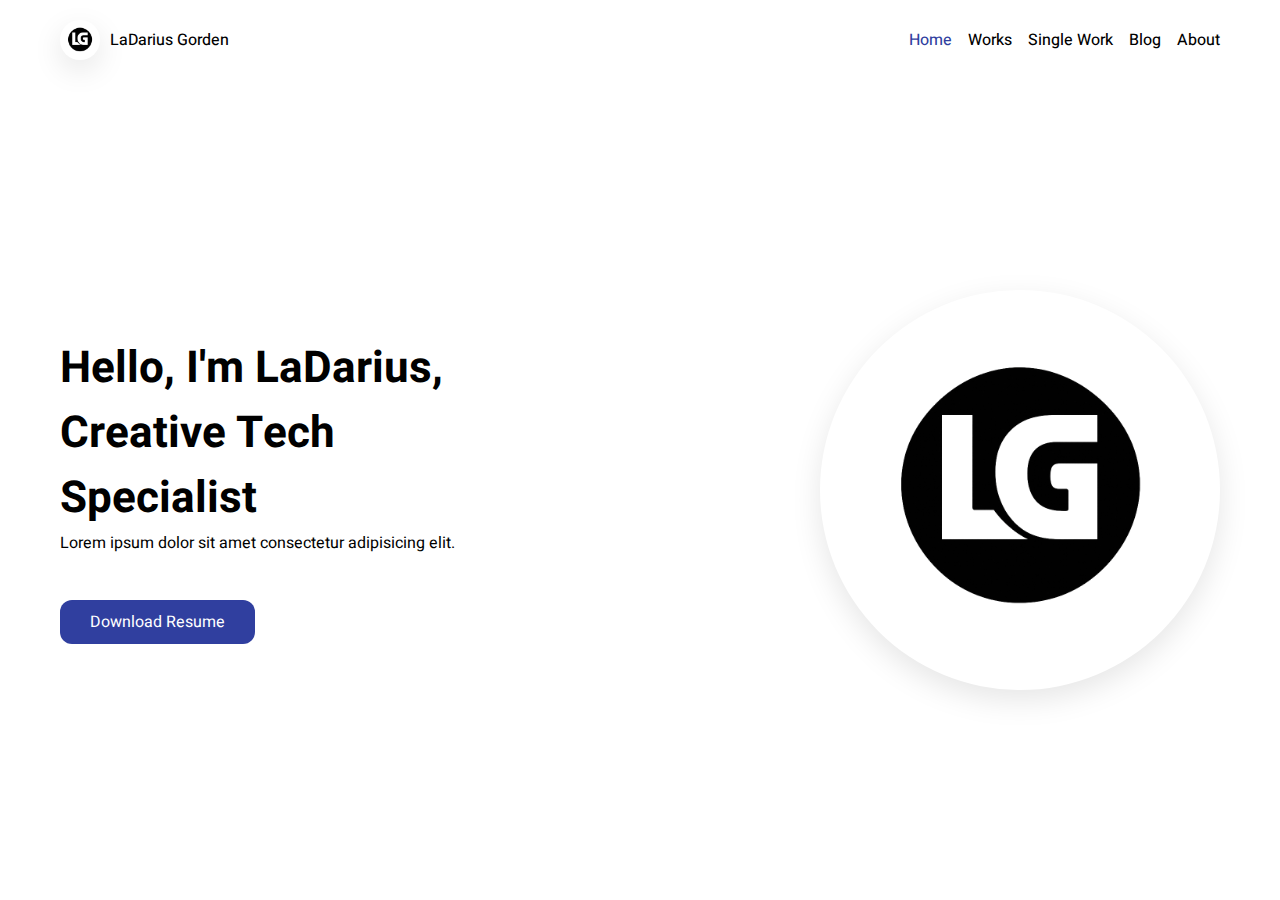
<file: index.html>
<!DOCTYPE html>
<html lang="en">
<head>
    <meta charset="UTF-8">
    <meta name="viewport" content="width=device-width, initial-scale=1.0">
    <link href='https://unpkg.com/boxicons@2.1.4/css/boxicons.min.css' rel='stylesheet'>
    <link rel="stylesheet" href="styles.css">
    <title>Multi Page Portfolio</title>
</head>

<body>

    <nav>
        <div class="logo">
            <img src="Assets/LGlogo.png.png">
            <a href="#">LaDarius Gorden</a>
        </div>
        <div class="nav-links">
            <a class="selected" href="index.html">Home</a>
            <a href="works.html">Works</a>
            <a href="single-work.html">Single Work</a>
            <a href="blog.html">Blog</a>
            <a href="about.html">About</a>
        </div>
    </nav>

    <div class="main">
        <div class="info">
            <h1>Hello, I'm LaDarius, <br>Creative Tech Specialist</h1>
            <p>Lorem ipsum dolor sit amet consectetur adipisicing elit.</p>
            <button>Download Resume</button>
        </div>
        <img src="Assets/LGlogo.png.png">
    </div>
    
</body>

</html>
</file>
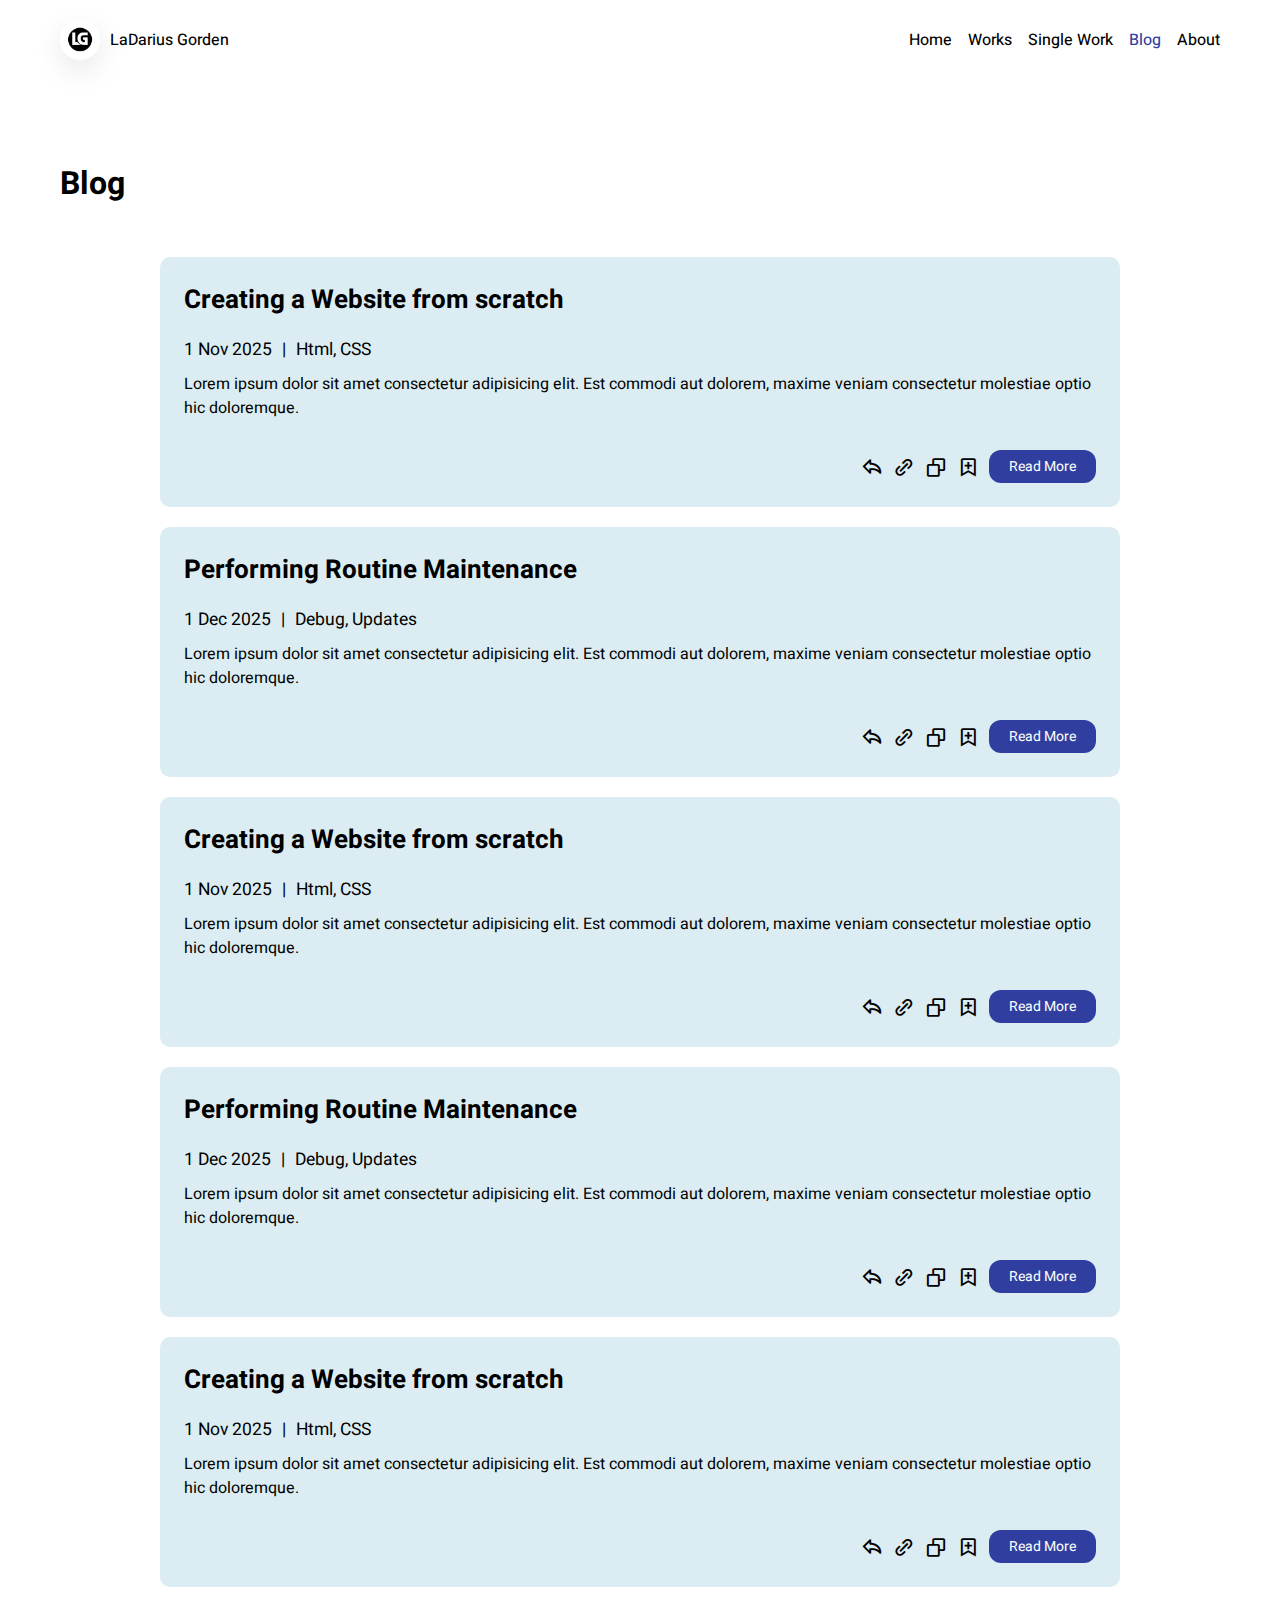
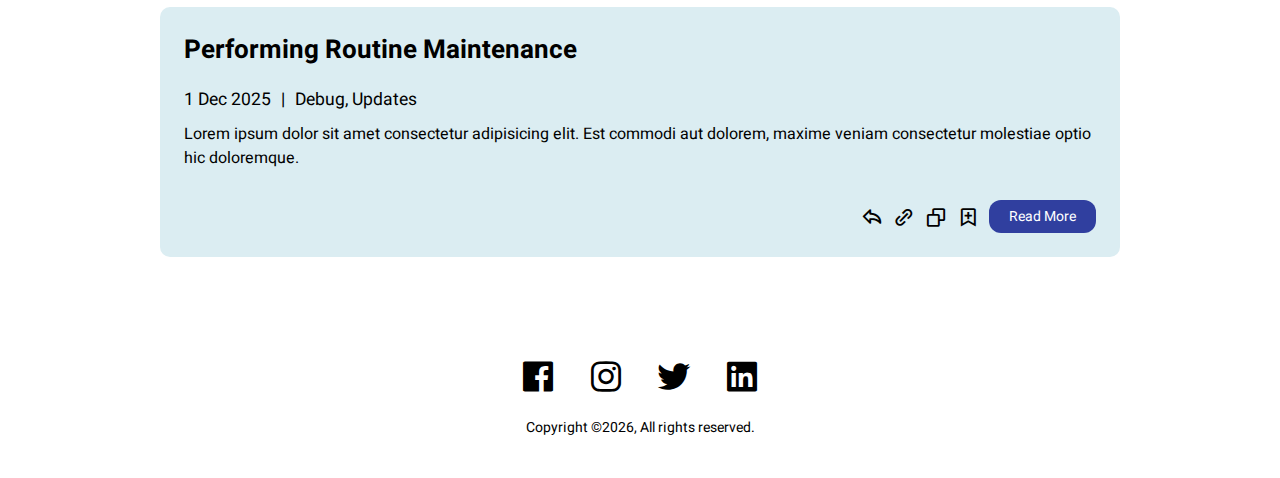
<file: blog.html>
<!DOCTYPE html>
<html lang="en">
<head>
    <meta charset="UTF-8">
    <meta name="viewport" content="width=device-width, initial-scale=1.0">
    <link href='https://unpkg.com/boxicons@2.1.4/css/boxicons.min.css' rel='stylesheet'>
    <link rel="stylesheet" href="styles.css">
    <title>Blog Page</title>
</head>


<body>

    <nav>
        <div class="logo">
            <img src="Assets/LGlogo.png.png">
            <a href="#">LaDarius Gorden</a>
        </div>
        <div class="nav-links">
            <a href="index.html">Home</a>
            <a href="works.html">Works</a>
            <a href="single-work.html">Single Work</a>
            <a class="selected" href="blog.html">Blog</a>
            <a href="about.html">About</a>
        </div>
    </nav>


    <h1 class="page-title">Blog</h1>

    <div class="content">
        <div class="post-list">
            <div class="post-item">
                <h3>Creating a Website from scratch</h3>
                <div class="info">
                    <h5>1 Nov 2025</h5>
                    <h5>|</h5>
                    <h5>Html, CSS</h5>
                </div>
                <p>Lorem ipsum dolor sit amet consectetur adipisicing elit. 
                    Est commodi aut dolorem, maxime veniam consectetur molestiae 
                    optio hic doloremque.</p> 
                <div class="buttons">
                    <i class='bx bx-share' ></i>
                    <i class='bx bx-link-alt' ></i>
                    <i class='bx bx-copy' ></i>
                    <i class='bx bx-bookmark-plus' ></i>
                    <button>Read More</button>
                </div>
                
            </div>

            <div class="post-item">
                <h3>Performing Routine Maintenance</h3>
                <div class="info">
                    <h5>1 Dec 2025</h5>
                    <h5>|</h5>
                    <h5>Debug, Updates</h5>
                </div>
                <p>Lorem ipsum dolor sit amet consectetur adipisicing elit. 
                    Est commodi aut dolorem, maxime veniam consectetur molestiae 
                    optio hic doloremque.</p>
                <div class="buttons">
                    <i class='bx bx-share' ></i>
                    <i class='bx bx-link-alt' ></i>
                    <i class='bx bx-copy' ></i>
                    <i class='bx bx-bookmark-plus' ></i>
                    <button>Read More</button>
                </div>

            </div>

            <div class="post-item">
                <h3>Creating a Website from scratch</h3>
                <div class="info">
                    <h5>1 Nov 2025</h5>
                    <h5>|</h5>
                    <h5>Html, CSS</h5>
                </div>
                <p>Lorem ipsum dolor sit amet consectetur adipisicing elit. 
                    Est commodi aut dolorem, maxime veniam consectetur molestiae 
                    optio hic doloremque.</p>
                <div class="buttons">
                    <i class='bx bx-share' ></i>
                    <i class='bx bx-link-alt' ></i>
                    <i class='bx bx-copy' ></i>
                    <i class='bx bx-bookmark-plus' ></i>
                    <button>Read More</button>
                </div>

            </div>

            <div class="post-item">
                <h3>Performing Routine Maintenance</h3>
                <div class="info">
                    <h5>1 Dec 2025</h5>
                    <h5>|</h5>
                    <h5>Debug, Updates</h5>
                </div>
                <p>Lorem ipsum dolor sit amet consectetur adipisicing elit. 
                    Est commodi aut dolorem, maxime veniam consectetur molestiae 
                    optio hic doloremque.</p>
                <div class="buttons">
                    <i class='bx bx-share' ></i>
                    <i class='bx bx-link-alt' ></i>
                    <i class='bx bx-copy' ></i>
                    <i class='bx bx-bookmark-plus' ></i>
                    <button>Read More</button>
                </div>

            </div>

            <div class="post-item">
                <h3>Creating a Website from scratch</h3>
                <div class="info">
                    <h5>1 Nov 2025</h5>
                    <h5>|</h5>
                    <h5>Html, CSS</h5>
                </div>
                <p>Lorem ipsum dolor sit amet consectetur adipisicing elit. 
                    Est commodi aut dolorem, maxime veniam consectetur molestiae 
                    optio hic doloremque.</p>
                <div class="buttons">
                    <i class='bx bx-share' ></i>
                    <i class='bx bx-link-alt' ></i>
                    <i class='bx bx-copy' ></i>
                    <i class='bx bx-bookmark-plus' ></i>
                    <button>Read More</button>
                </div>

            </div>

            <div class="post-item">
                <h3>Performing Routine Maintenance</h3>
                <div class="info">
                    <h5>1 Dec 2025</h5>
                    <h5>|</h5>
                    <h5>Debug, Updates</h5>
                </div>
                <p>Lorem ipsum dolor sit amet consectetur adipisicing elit. 
                    Est commodi aut dolorem, maxime veniam consectetur molestiae 
                    optio hic doloremque.</p>
                <div class="buttons">
                    <i class='bx bx-share' ></i>
                    <i class='bx bx-link-alt' ></i>
                    <i class='bx bx-copy' ></i>
                    <i class='bx bx-bookmark-plus' ></i>
                    <button>Read More</button>
                </div>

            </div>
        </div>
    </div>
     



    <footer>
        <div class="socials">
            <i class='bx bxl-facebook-square' ></i>
            <i class='bx bxl-instagram' ></i>
            <i class='bx bxl-twitter' ></i>
            <i class='bx bxl-linkedin-square' ></i>
        </div>
        <p>Copyright ©2026, All rights reserved.</p>
    </footer>

    
</body>
</html>
</file>
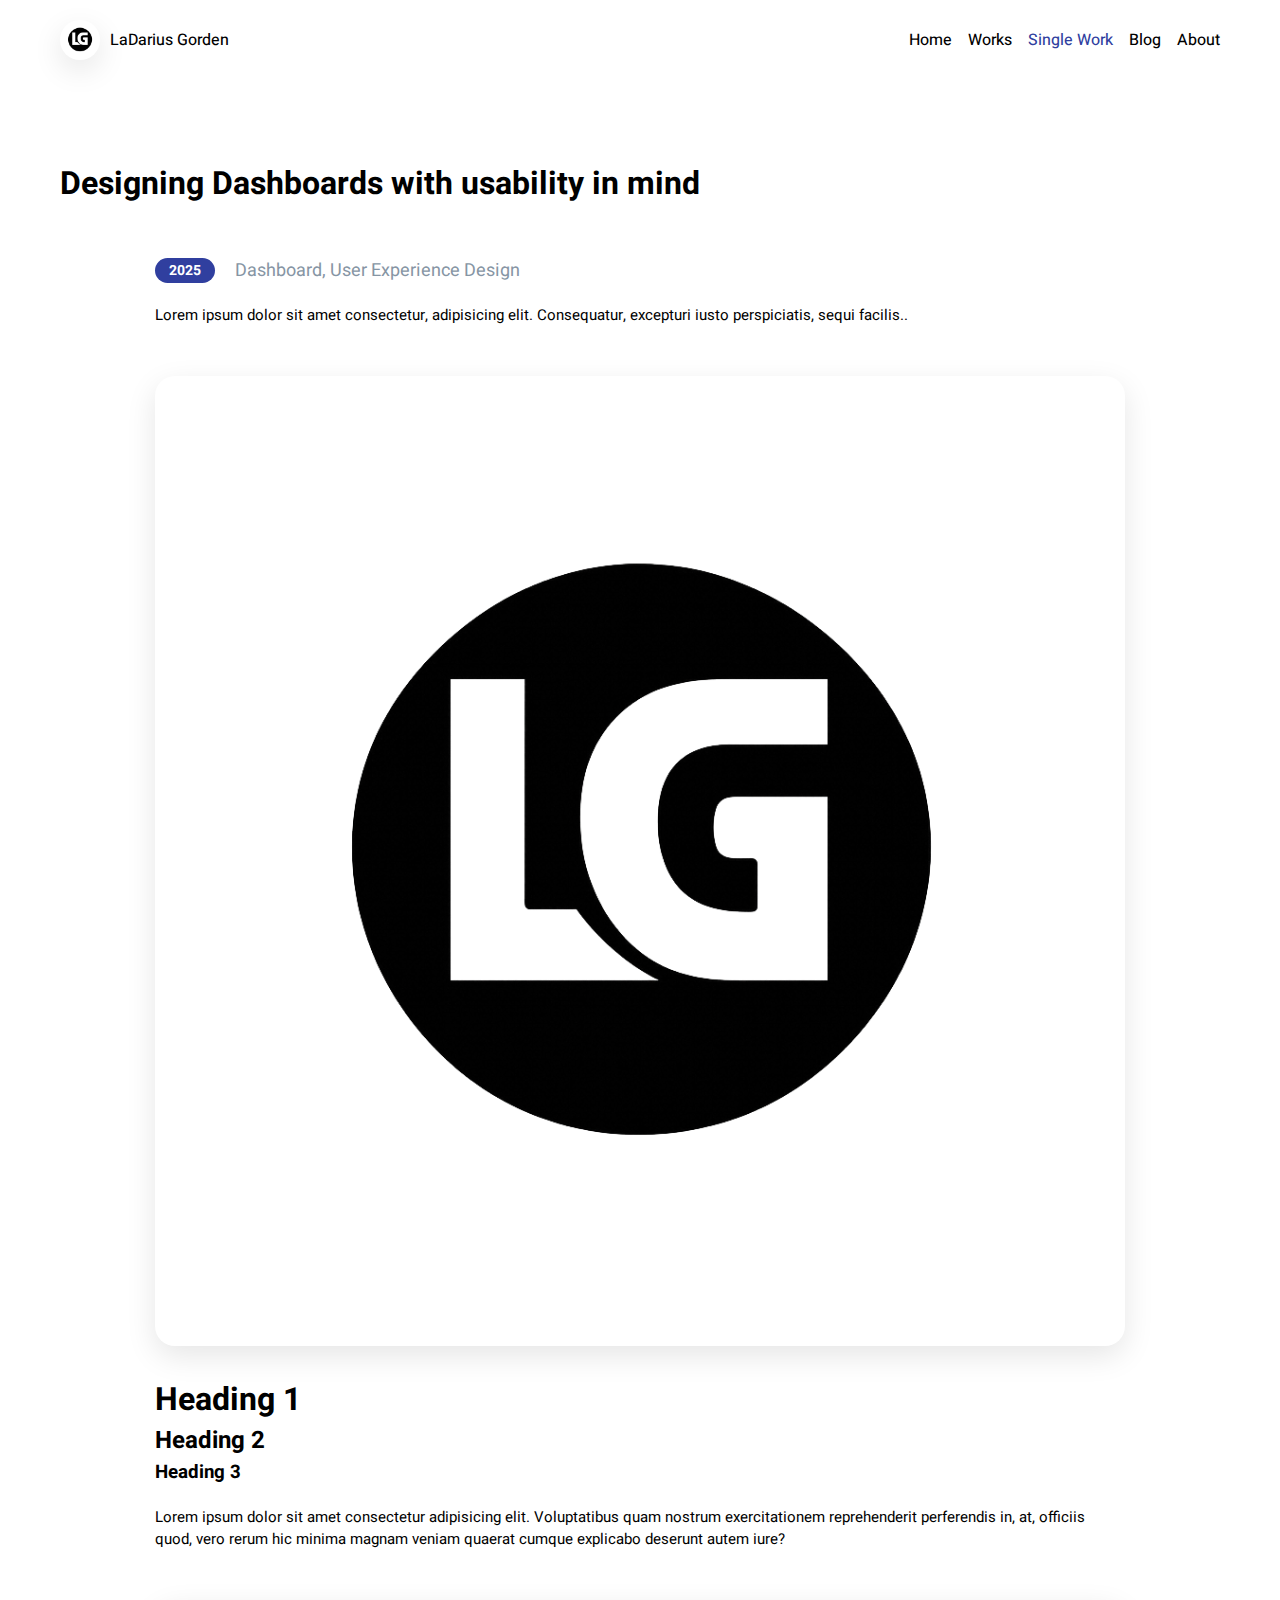
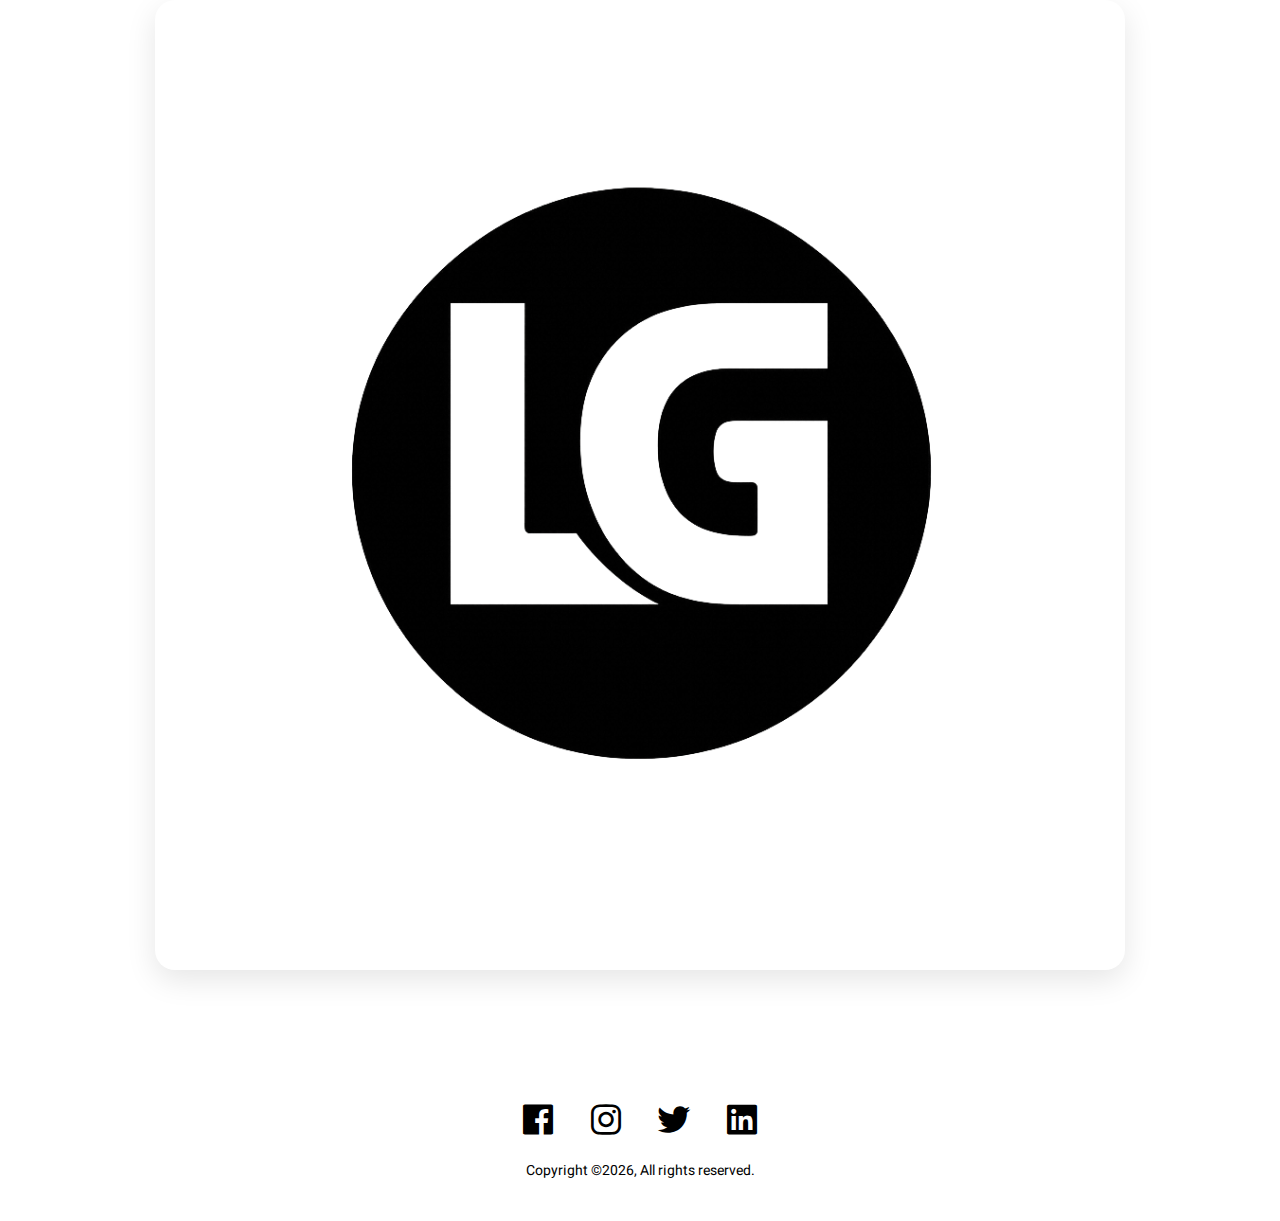
<file: single-work.html>
<!DOCTYPE html>
<html lang="en">
<head>
    <meta charset="UTF-8">
    <meta name="viewport" content="width=device-width, initial-scale=1.0">
    <link href='https://unpkg.com/boxicons@2.1.4/css/boxicons.min.css' rel='stylesheet'>
    <link rel="stylesheet" href="styles.css">
    <title>Single Work Page</title>
</head>


<body>

    <nav>
        <div class="logo">
            <img src="Assets/LGlogo.png.png">
            <a href="#">LaDarius Gorden</a>
        </div>
        <div class="nav-links">
            <a href="index.html">Home</a>
            <a href="works.html">Works</a>
            <a class="selected" href="single-work.html">Single Work</a>
            <a href="blog.html">Blog</a>
            <a href="about.html">About</a>
        </div>
    </nav>

    <h1 class="page-title">Designing Dashboards with usability in mind</h1>


    <div class="content">
        <div class="work-info">
            <div class="year-badge">2025</div>
            <div class="category">
                <p>Dashboard, User Experience Design</p>
            </div>
        </div>

        <p>Lorem ipsum dolor sit amet consectetur, adipisicing elit. 
            Consequatur, excepturi iusto perspiciatis, sequi facilis..</p>

        <img src="Assets/LGlogo.png.png">

        <h1>Heading 1</h1>
        <h2>Heading 2</h2>
        <h3>Heading 3</h3>

        <p>Lorem ipsum dolor sit amet consectetur adipisicing elit. 
            Voluptatibus quam nostrum exercitationem reprehenderit 
            perferendis in, at, officiis quod, vero rerum hic minima 
            magnam veniam quaerat cumque explicabo deserunt autem iure?</p>


        <img src="Assets/LGlogo.png.png">


    </div>

    

    <footer>
        <div class="socials">
            <i class='bx bxl-facebook-square' ></i>
            <i class='bx bxl-instagram' ></i>
            <i class='bx bxl-twitter' ></i>
            <i class='bx bxl-linkedin-square' ></i>
        </div>
        <p>Copyright ©2026, All rights reserved.</p>
    </footer>

    
</body>
</html>
</file>
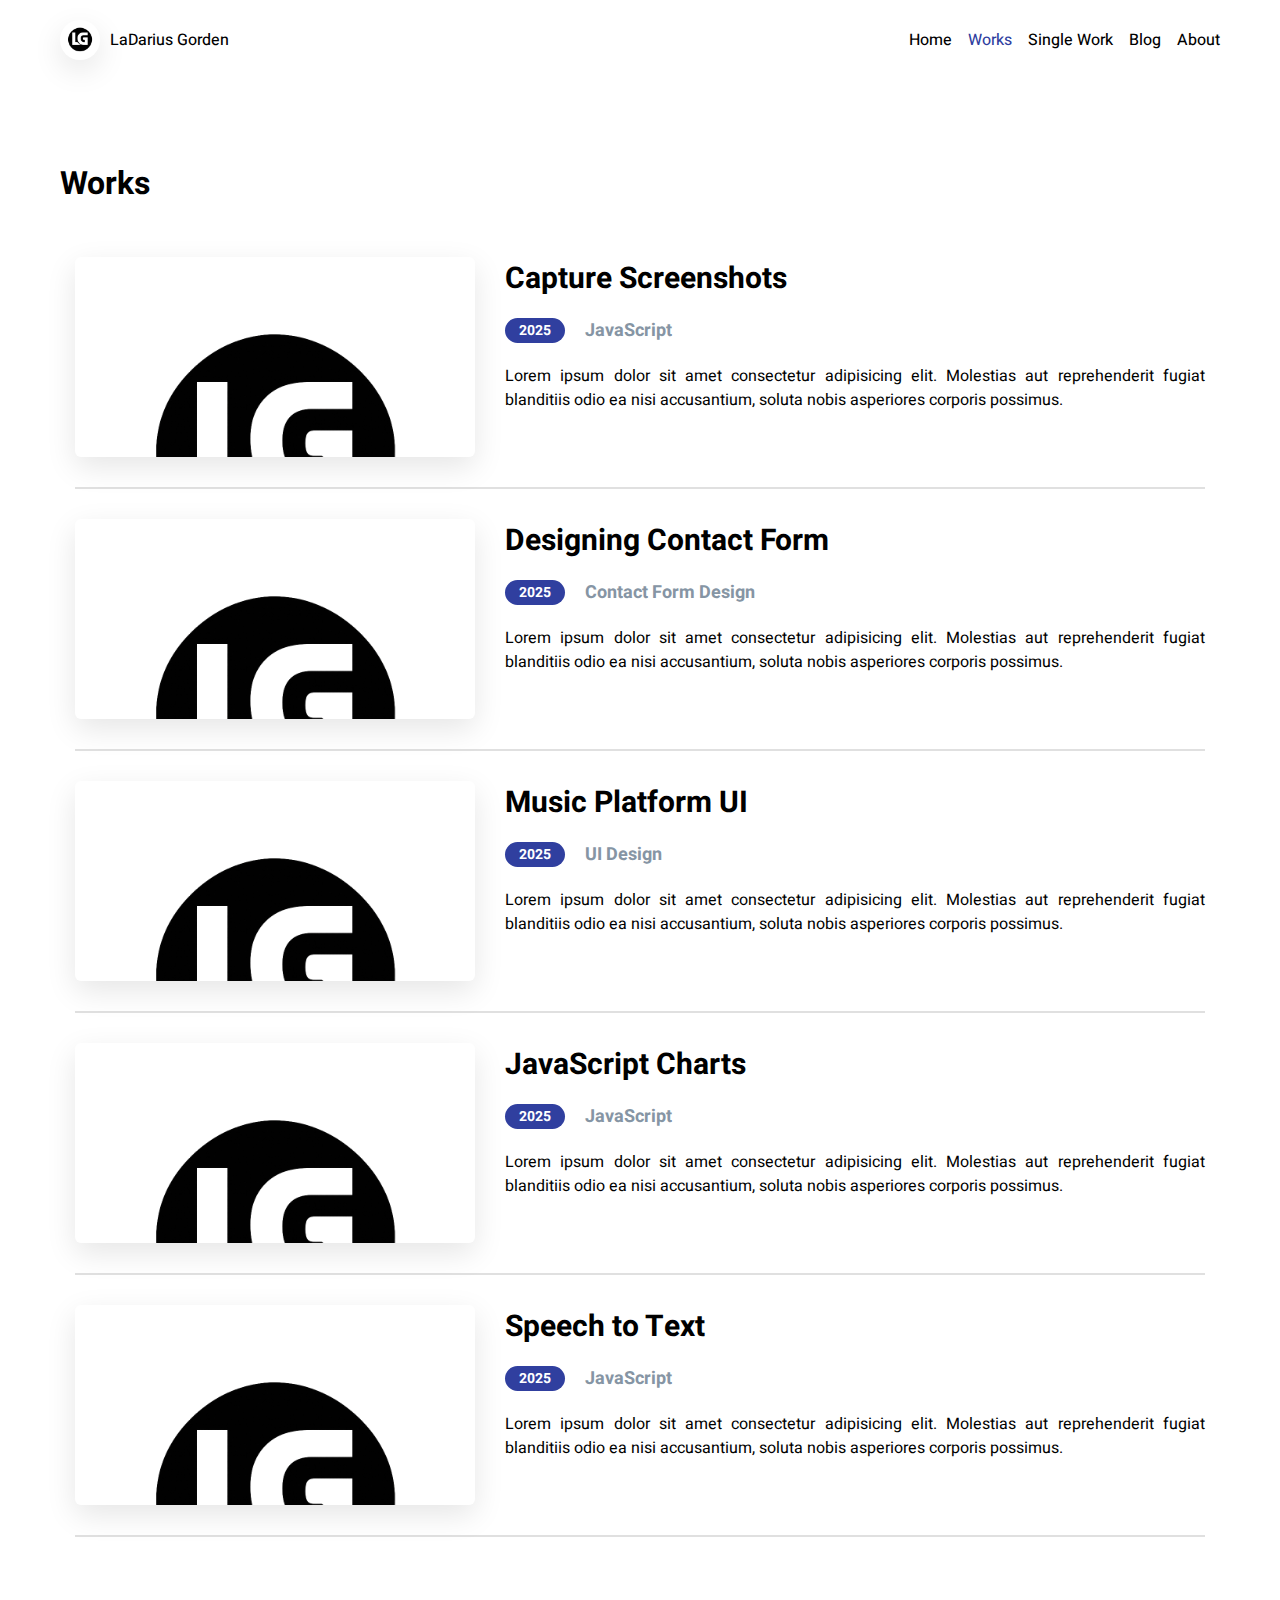
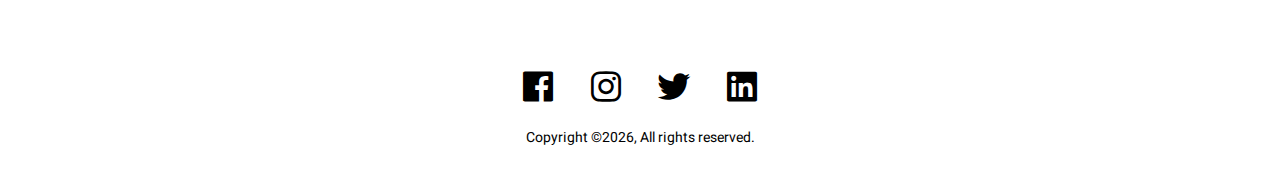
<file: works.html>
<!DOCTYPE html>
<html lang="en">
<head>
    <meta charset="UTF-8">
    <meta name="viewport" content="width=device-width, initial-scale=1.0">
    <link href='https://unpkg.com/boxicons@2.1.4/css/boxicons.min.css' rel='stylesheet'>
    <link rel="stylesheet" href="styles.css">
    <title>Works Page</title>
</head>


<body>
 
    <nav>
        <div class="logo">
            <img src="Assets/LGlogo.png.png">
            <a href="#">LaDarius Gorden</a>
        </div>
        <div class="nav-links">
            <a href="index.html">Home</a>
            <a class="selected" href="works.html">Works</a>
            <a href="single-work.html">Single Work</a>
            <a href="blog.html">Blog</a>
            <a href="about.html">About</a>
        </div>
    </nav>

    <h1 class="page-title">Works</h1>

    <div class="content">
        <div class="works-list">
            <div class="item">
            <img src="Assets/LGlogo.png.png">
            <div class="details">
                <h3>Capture Screenshots</h3>
                <div class="item-info">
                    <div class="year-badge">2025</div>
                    <h4>JavaScript</h4>
                </div>
                <p>Lorem ipsum dolor sit amet consectetur adipisicing elit. 
                    Molestias aut reprehenderit fugiat blanditiis odio ea nisi 
                    accusantium, soluta nobis asperiores corporis possimus.</p>
            </div>
        </div>
        <div class="item">
            <img src="Assets/LGlogo.png.png">
            <div class="details">
                <h3>Designing Contact Form</h3>
                <div class="item-info">
                    <div class="year-badge">2025</div>
                    <h4>Contact Form Design</h4>
                </div>
                <p>Lorem ipsum dolor sit amet consectetur adipisicing elit. 
                    Molestias aut reprehenderit fugiat blanditiis odio ea nisi 
                    accusantium, soluta nobis asperiores corporis possimus.</p>
            </div>
        </div>
        <div class="item">
            <img src="Assets/LGlogo.png.png">
            <div class="details">
                <h3>Music Platform UI</h3>
                <div class="item-info">
                    <div class="year-badge">2025</div>
                    <h4>UI Design</h4>
                </div>
                <p>Lorem ipsum dolor sit amet consectetur adipisicing elit. 
                    Molestias aut reprehenderit fugiat blanditiis odio ea nisi 
                    accusantium, soluta nobis asperiores corporis possimus.</p>
            </div>
        </div>
        <div class="item">
            <img src="Assets/LGlogo.png.png">
            <div class="details">
                <h3>JavaScript Charts</h3>
                <div class="item-info">
                    <div class="year-badge">2025</div>
                    <h4>JavaScript</h4>
                </div>
                <p>Lorem ipsum dolor sit amet consectetur adipisicing elit. 
                    Molestias aut reprehenderit fugiat blanditiis odio ea nisi 
                    accusantium, soluta nobis asperiores corporis possimus.</p>
            </div>
        </div>
        <div class="item">
            <img src="Assets/LGlogo.png.png">
            <div class="details">
                <h3>Speech to Text</h3>
                <div class="item-info">
                    <div class="year-badge">2025</div>
                    <h4>JavaScript</h4>
                </div>
                <p>Lorem ipsum dolor sit amet consectetur adipisicing elit. 
                    Molestias aut reprehenderit fugiat blanditiis odio ea nisi 
                    accusantium, soluta nobis asperiores corporis possimus.</p>
            </div>
        </div>
        </div>
    </div>

<footer>
        <div class="socials">
            <i class='bx bxl-facebook-square' ></i>
            <i class='bx bxl-instagram' ></i>
            <i class='bx bxl-twitter' ></i>
            <i class='bx bxl-linkedin-square' ></i>
        </div>
        <p>Copyright ©2026, All rights reserved.</p>
   </footer>


</body>
</html>
</file>
<file: styles.css>
@import url('https://fonts.googleapis.com/css2?family=Heebo:wght@100..900&family=Inter:ital,opsz,wght@0,14..32,100..900;1,14..32,100..900&display=swap');

*{
   margin: 0;
   padding: 0; 
   box-sizing: border-box;
   font-family: Heebo, sans-serif;
}

a{
    text-decoration: none;
    color: #000;
}

img{
    object-fit: cover;
    object-position: top;
    box-shadow: 0 10px 30px rgba(0, 0, 0, 0.1);
}

nav{
    padding: 20px 148px;
    background-color: #fff;
    display: flex;
    align-items: center;
    justify-content: space-between;
    font-weight: 450;
}

nav .logo{
    display: flex;
    align-items: center;
    gap: 10px;
}

nav .logo img{
    width: 40px;
    height: 40px;
    border-radius: 50%;
}

nav .logo img{
    font-size: 15px;
    color: #3e3e3e;
    font-weight: bold;
}

nav .nav-links{
    display: flex;
    gap: 16px;
}

nav .nav-links a{
    transition: color 0.3s ease;
}

nav .nav-links a:hover,
nav .nav-links a.selected{
    color: #303f9f;
}

.main{
    padding: 0 148px;
    display: flex;
    align-items: center;
    justify-content: space-between;
    gap: 50px;
    height: calc(100vh - 80px);
}

.main .info h1{
    font-size: 44px;
    width: 400px;
}

.main .info p{
    font-size: 16px;
    margin-bottom: 45px;
    width: 100%;
}

.main .info button,
.content .post-list .post-item .buttons button{
    padding: 10px 30px;
    background: #303f9f;
    border: none;
    color: #fff;
    font-size: 16px;
    border-radius: 12px;
    cursor: pointer;
    transition: background 0.3s ease;
}

.main .info button:hover,
.content .post-list .post-item .buttons button:hover{
    background: #1a237e;
}

.main img{
    width: 400px;
    height: 400px;
    border-radius: 200px;
}

.recent{
    padding: 60px 148px;
    background-color: #dbedf2;
}

.recent .header,
.separator{
    display: flex;
    align-items: center;
    justify-content: space-between;
    margin-bottom: 30px;
}

.recent .header h4,
.separator h4{
    font-size: 20px;
    font-weight: 400;
}

.recent .header a,
.separator a{
    color: #303f9f;
}

.recent .header a:hover,
.separator a:hover{
    color: #1a237e;
}

.recent .posts{
    display: flex;
    justify-content: center;
    gap: 20px;
} 

.recent .posts .post-item{
    background-color: #fff;
    padding: 24px;
    width: 460px;
}

.recent .posts .post-item h3,
.content .post-list .post-item h3{
    font-size: 26px;
    margin-bottom: 18px;
}

.recent .posts .post-item .info,
.content .post-list .post-item .info{
    display: flex;
    gap: 10px;
    margin-bottom: 10px;
}

.recent .posts .post-item .info h5,
.content .post-list .post-item .info h5{
    font-size: 17.5px;
    font-weight: 400;
}

.recent .posts .post-item p{
    width: 400px;
}

.separator{
    padding: 40px 148px 0;
}

.separator h4{
    margin-bottom: 30px;
}

.featured{
    padding: 40px 290px 0;
}

.featured .item,
.works-list .item{
    display: flex;
    gap: 30px;
    margin-bottom: 30px;
    padding-bottom: 30px;
    border-bottom: 2px solid #e0e0e0;
}

.featured .item img,
.works-list .item img{
    width: 400px;
    height: 200px;
    border-radius: 6px;
}

.featured .item .details h3,
.works-list .item h3{
    font-size: 30px;
    margin-bottom: 16px;
}

.featured .item .details .item-info,
.works-list .item .details .item-info{
    display: flex;
    align-items: center;
    gap: 20px;
    margin-bottom: 20px;
}

.featured .item .details .item-info .year-badge,
.works-list .item .details .item-info .year-badge,
.content .work-info .year-badge{
    background-color: #303f9f;
    padding: 2px 14px;
    color: #fff;
    border-radius: 16px;
    font-size: 14px;
    font-weight: bold;
}

.featured .item .details .item-info h4,
.works-list .item .details .item-info h4{
    color: #8695a4;
    font-size: 18px;
}

.featured .item .details p,
.works-list .item .details p{
    width: 700px;
    text-align: justify;
}

footer{
    padding: 40px 0;
    display: flex;
    flex-direction: column;
    align-items: center;
}

footer .socials{
    display: flex;
    align-items: center;
    gap: 28px;
    margin-bottom: 20px;
}

footer .socials i{
    font-size: 40px;
    cursor: pointer;
    transition: color 0.3s ease;
}

footer .socials i:hover{
    color: #303f9f;
}

footer p{
    font-size: 14px;
}

.page-title{
    padding: 80px 234px 20px;
    width: 100%;
}

.content{
    padding: 30px 148px 60px;
    display: flex;
    flex-direction: column;
    align-items: center;
}

.content .work-info{
    display: flex;
    align-items: center;
    justify-content: flex-start;
    gap: 20px;
    width: 970px;
}

.content .work-info .category{
    color: #8695a4;
    font-size: 18px;
}

.content>p{
    width: 970px;
    font-size: 15px;
    margin: 20px 0;
}

.content>img{
    width: 970px;
    margin: 30px 0;
    border-radius: 20px;
}

.content>h1,
.content>h2,
.content>h3{
    width: 970px;
}

.content .post-list{
    display: flex;
    flex-direction: column;
    gap: 20px;
}

.content .post-list .post-item{
    background-color: #dbedf2;
    padding: 24px;
    width: 960px;
    border-radius: 10px;
}

.content .post-list .post-item .buttons{
    margin-top: 30px;
    display: flex;
    align-items: center;
    justify-content: flex-end;
    gap: 10px;
}

.content .post-list .post-item .buttons button{
    font-size: 14px;
    padding: 6px 20px;
}

.content .post-list .post-item .buttons i{
    font-size: 22px;
    cursor: pointer;
    transition: color 0.3s ease;
}

.content .post-list .post-item .buttons i:hover{
    color: #303f9f;
}

.content .container{
    background-color: #dbedf2;
    padding: 30px;
    display: flex;
    align-items: center;
    gap: 30px;
    width: 970px;
    border-radius: 20px;
} 

.content .container img{
    width: 300px;
}

.content .container img{
    width: 300px;
    height: 300px;
    border-radius: 150px;
}

.content .container h2{
    margin-bottom: 20px;
    font-size: 30px;
}

.content .container .about>p{
    text-align: justify;
}

.content .container .about .email{
    font-weight: bold;
    margin-top: 30px;
    font-size: 14px;
}

@media screen and (max-width: 1400px) {
    
    nav{
        padding: 20px 60px;
    }

    .main{
        padding: 0 60px;
    }

    .recent{
        padding: 60px;
    }

    .featured,
    .separator{
        padding: 40px 60px 0;
    }

    .page-title{
        padding: 80px 60px 20px;
    }



}

@media screen and (max-width: 1200px) {
    
    nav{
        padding: 20px 40px;
    }

    .main{
        padding: 0 40px;
    }

    .main img{
        width: 340px;
        height: 340px;
    }

    .recent{
        padding: 40px;
    }

    .featured,
    .separator{
        padding: 40px 40px 0;
    }

    .featured .item .details p,
    .works-list .item .details p{
        width: 100%;
    }
    
    .content .work-info,
    .content>p,
    .content>img,
    .content>h1,
    .content>h2,
    .content>h3,
    .content .post-list .post-item,
    .content .container{
       width: 100%; 
    }

    .content .container img{
        width: 250px;
        height: 250px;
    }

    .content .container h2{
        font-size: 24px;
        margin-bottom: 10px;
    }

    .content .container .about>p{
        font-size: 14px;
    }

}
</file>
